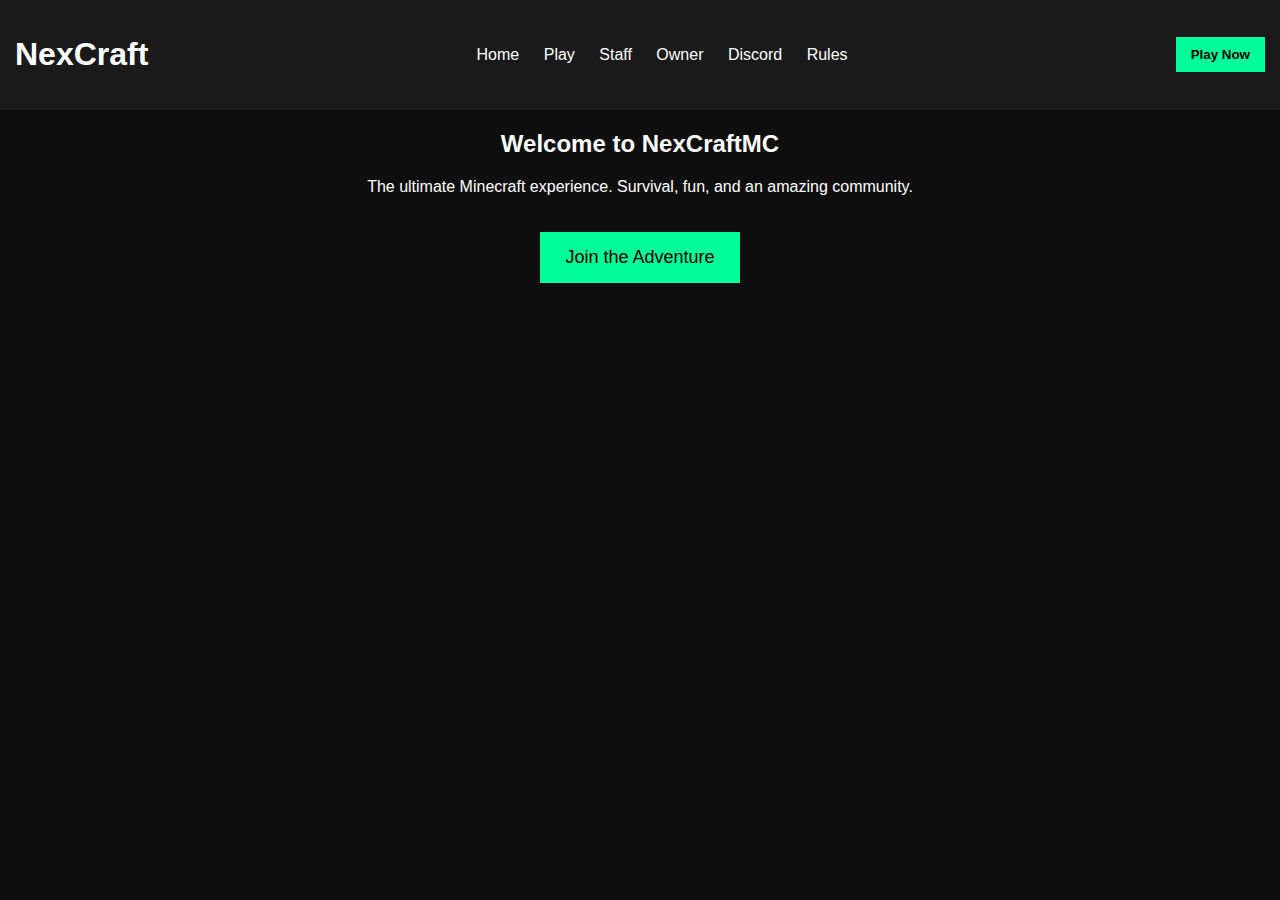
<file: index.html>
<!DOCTYPE html>
<html lang="en">
<head>
    <meta charset="UTF-8">
    <meta name="viewport" content="width=device-width, initial-scale=1.0">
    <title>NexCraft</title>
    <link rel="stylesheet" href="css/style.css">
</head>
<body>

<header>
    <h1>NexCraft</h1>
    <nav>
        <a href="index.html">Home</a>
        <a href="play.html">Play</a>
        <a href="staff.html">Staff</a>
        <a href="owner.html">Owner</a>
        <a href="discord.html">Discord</a>
        <a href="rules.html">Rules</a>
    </nav>
    <button class="play-btn" onclick="copyIP()">Play Now</button>
</header>

<section class="hero">
    <h2>Welcome to NexCraftMC</h2>
    <p>The ultimate Minecraft experience. Survival, fun, and an amazing community.</p>
    <button class="big-play" onclick="copyIP()">Join the Adventure</button>
</section>

<script src="js/script.js"></script>
</body>
</html>
</file>
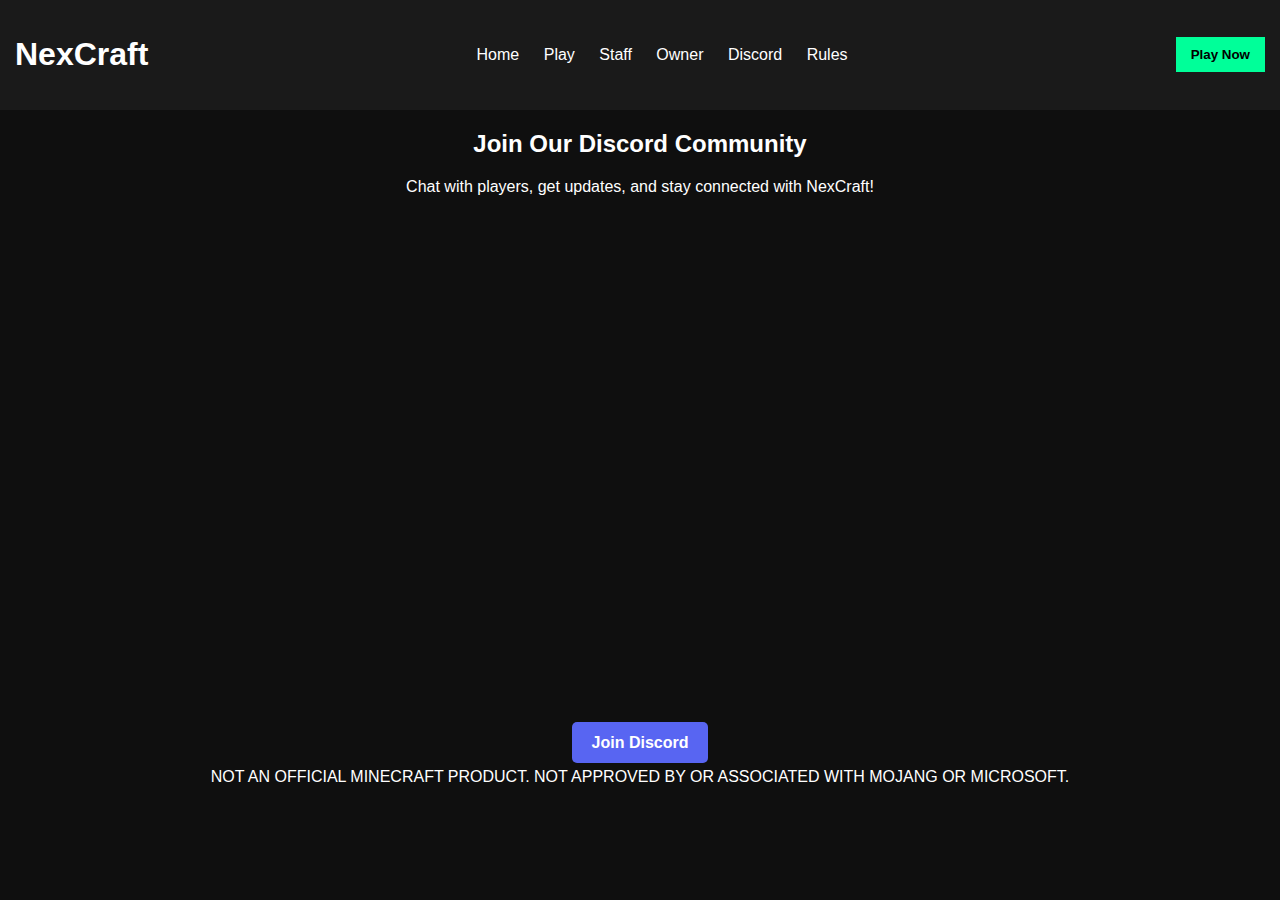
<file: discord.html>
<!DOCTYPE html>
<html lang="en">
<head>
<meta charset="UTF-8" />
<meta name="viewport" content="width=device-width, initial-scale=1.0" />
<title>Discord - NexCraft</title>
<link rel="stylesheet" href="css/style.css" />
</head>
<body>

<header>
  <h1 class="logo">NexCraft</h1>
  <nav>
    <a href="index.html">Home</a>
    <a href="play.html">Play</a>
    <a href="staff.html">Staff</a>
    <a href="owner.html">Owner</a>
    <a href="discord.html">Discord</a>
    <a href="rules.html">Rules</a>
  </nav>
  <button class="play-btn" onclick="copyIP()">Play Now</button>
</header>

<section class="card">
  <h2>Join Our Discord Community</h2>
  <p>Chat with players, get updates, and stay connected with NexCraft!</p>

  <iframe src="https://discord.com/widget?id=1460362857861615640&theme=dark"
    width="350" height="500"
    allowtransparency="true"
    frameborder="0"
    sandbox="allow-popups allow-popups-to-escape-sandbox allow-same-origin allow-scripts">
  </iframe>

  <br><br>
  <a class="discord-btn" href="https://discord.gg/FvDScBFnzP" target="_blank">
    Join Discord
  </a>
</section>

<footer>
  <p>NOT AN OFFICIAL MINECRAFT PRODUCT. NOT APPROVED BY OR ASSOCIATED WITH MOJANG OR MICROSOFT.</p>
</footer>

<script src="js/script.js"></script>
</body>
</html>
</file>
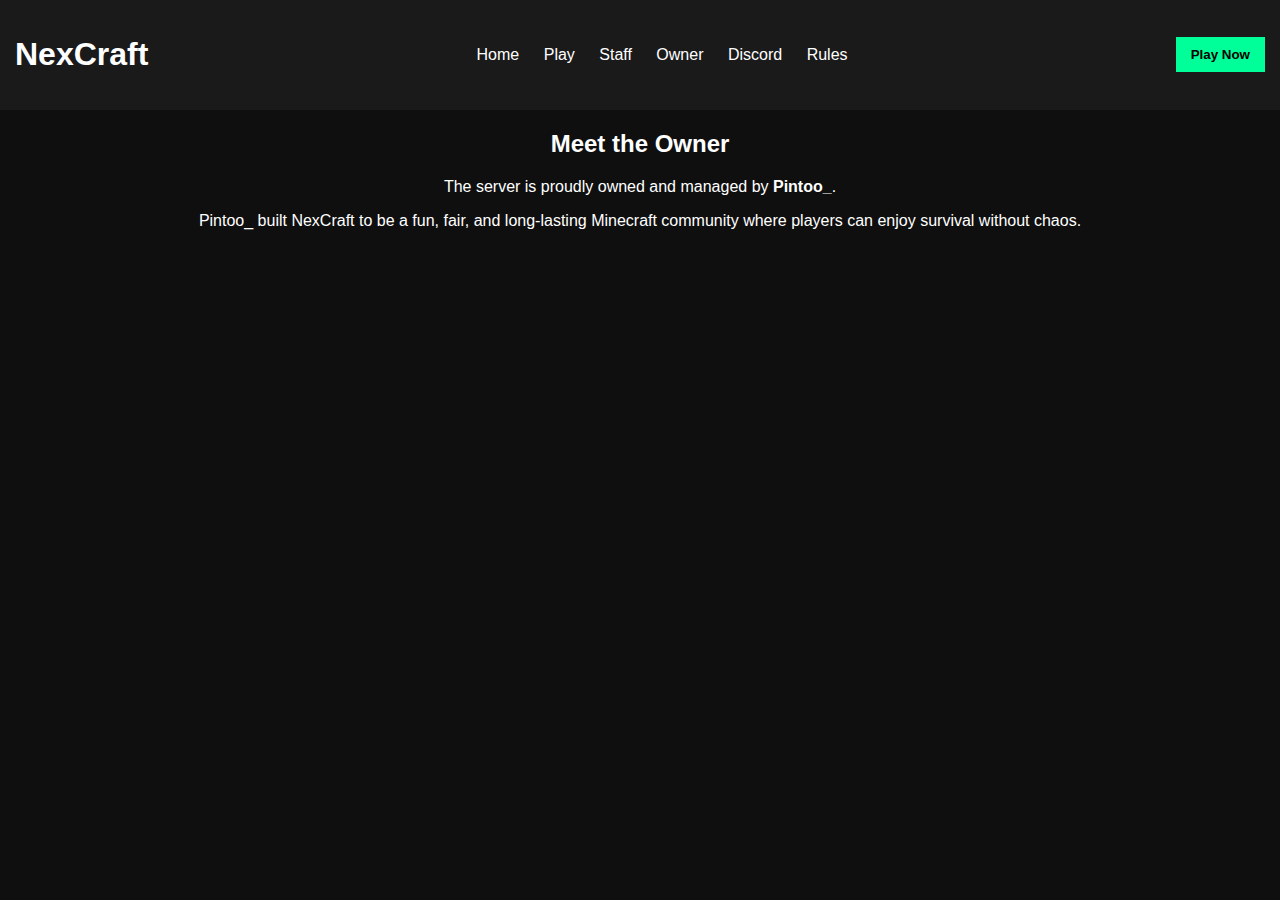
<file: owner.html>
<!DOCTYPE html>
<html>
<head>
    <title>Owner - NexCraft</title>
    <link rel="stylesheet" href="css/style.css">
</head>
<body>

<header>
    <h1>NexCraft</h1>
    <nav>
        <a href="index.html">Home</a>
        <a href="play.html">Play</a>
        <a href="staff.html">Staff</a>
        <a href="owner.html">Owner</a>
        <a href="discord.html">Discord</a>
        <a href="rules.html">Rules</a>
    </nav>
    <button class="play-btn" onclick="copyIP()">Play Now</button>
</header>

<section>
    <h2>Meet the Owner</h2>
    <p>The server is proudly owned and managed by <strong>Pintoo_</strong>.</p>
    <p>Pintoo_ built NexCraft to be a fun, fair, and long-lasting Minecraft community where players can enjoy survival without chaos.</p>
</section>

<script src="js/script.js"></script>
</body>
</html>
</file>
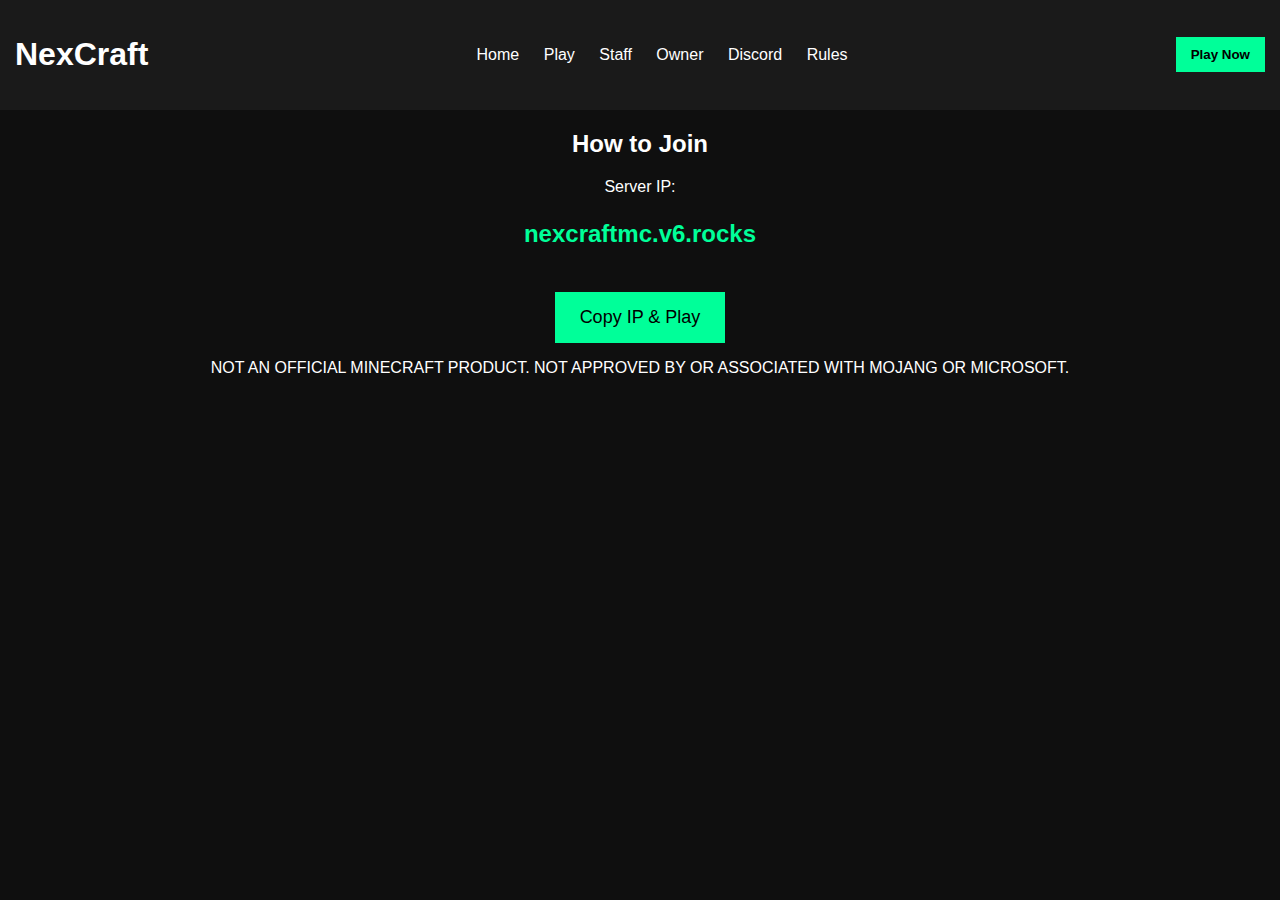
<file: play.html>
<!DOCTYPE html>
<html>
<head>
<title>Play - NexCraft</title>
<link rel="stylesheet" href="css/style.css">
</head>
<body>

<header>
  <h1 class="logo">NexCraft</h1>
  <nav>
    <a href="index.html">Home</a>
    <a href="play.html">Play</a>
    <a href="staff.html">Staff</a>
    <a href="owner.html">Owner</a>
    <a href="discord.html">Discord</a>
    <a href="rules.html">Rules</a>
  </nav>
  <button class="play-btn" onclick="copyIP()">Play Now</button>
</header>

<section class="card">
  <h2>How to Join</h2>
  <p>Server IP:</p>
  <h3 class="ip">nexcraftmc.v6.rocks</h3>
  <button class="big-play" onclick="copyIP()">Copy IP & Play</button>
</section>

<footer>
  <p>NOT AN OFFICIAL MINECRAFT PRODUCT. NOT APPROVED BY OR ASSOCIATED WITH MOJANG OR MICROSOFT.</p>
</footer>

<script src="js/script.js"></script>
</body>
</html>
</file>
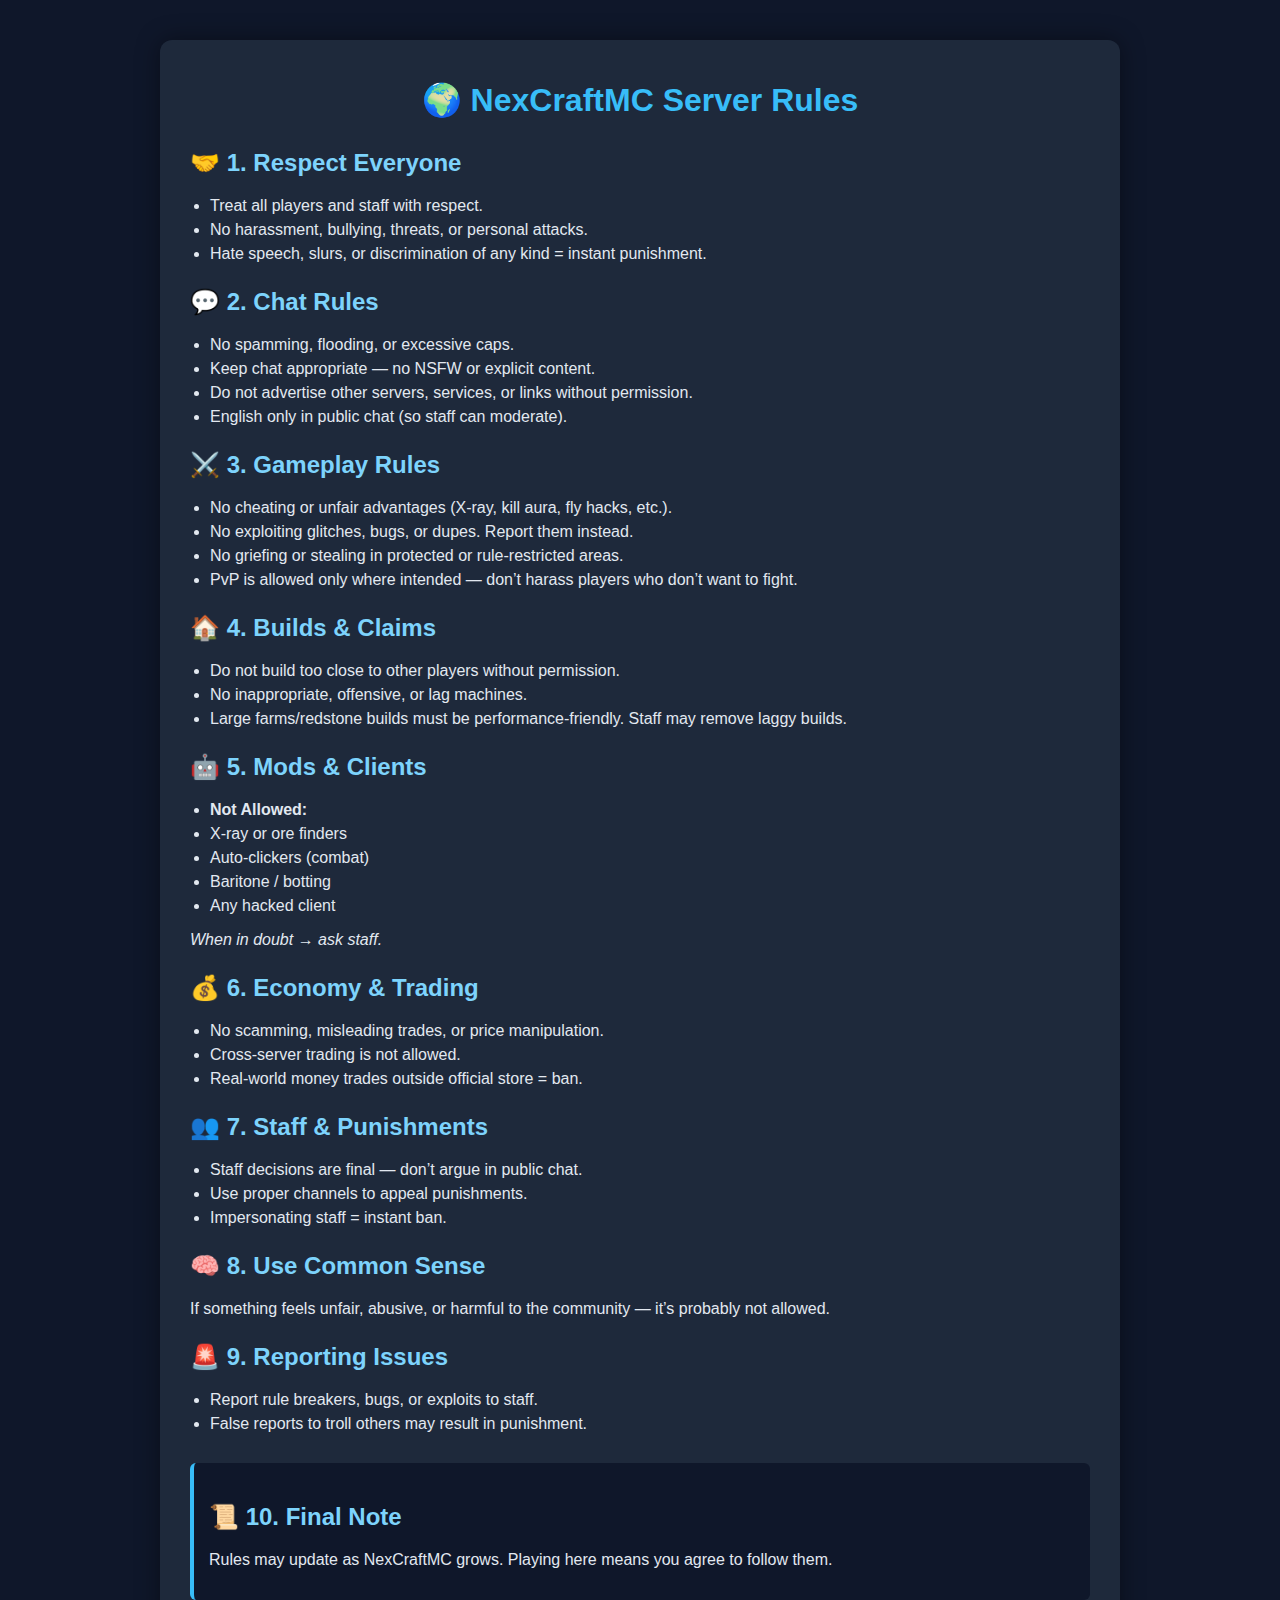
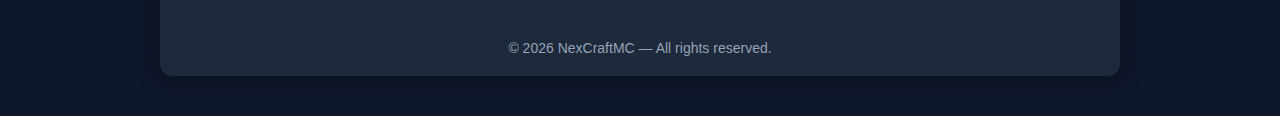
<file: rules.html>
<!DOCTYPE html>
<html lang="en">
<head>
    <meta charset="UTF-8">
    <meta name="viewport" content="width=device-width, initial-scale=1.0">
    <title>NexCraftMC Server Rules</title>
    <style>
        body {
            font-family: Arial, Helvetica, sans-serif;
            background: #0f172a;
            color: #e2e8f0;
            margin: 0;
            padding: 0;
        }

        .container {
            max-width: 900px;
            margin: 40px auto;
            padding: 20px 30px;
            background: #1e293b;
            border-radius: 12px;
            box-shadow: 0 0 25px rgba(0,0,0,0.4);
        }

        h1 {
            text-align: center;
            color: #38bdf8;
            margin-bottom: 30px;
        }

        h2 {
            color: #7dd3fc;
            margin-top: 25px;
        }

        ul {
            margin-top: 8px;
            margin-bottom: 8px;
            padding-left: 20px;
        }

        li {
            margin-bottom: 6px;
        }

        .note {
            margin-top: 30px;
            padding: 15px;
            background: #0f172a;
            border-left: 4px solid #38bdf8;
            border-radius: 6px;
        }

        footer {
            text-align: center;
            margin-top: 40px;
            font-size: 14px;
            color: #94a3b8;
        }
    </style>
</head>
<body>

    <div class="container">
        <h1>🌍 NexCraftMC Server Rules</h1>

        <h2>🤝 1. Respect Everyone</h2>
        <ul>
            <li>Treat all players and staff with respect.</li>
            <li>No harassment, bullying, threats, or personal attacks.</li>
            <li>Hate speech, slurs, or discrimination of any kind = instant punishment.</li>
        </ul>

        <h2>💬 2. Chat Rules</h2>
        <ul>
            <li>No spamming, flooding, or excessive caps.</li>
            <li>Keep chat appropriate — no NSFW or explicit content.</li>
            <li>Do not advertise other servers, services, or links without permission.</li>
            <li>English only in public chat (so staff can moderate).</li>
        </ul>

        <h2>⚔️ 3. Gameplay Rules</h2>
        <ul>
            <li>No cheating or unfair advantages (X-ray, kill aura, fly hacks, etc.).</li>
            <li>No exploiting glitches, bugs, or dupes. Report them instead.</li>
            <li>No griefing or stealing in protected or rule-restricted areas.</li>
            <li>PvP is allowed only where intended — don’t harass players who don’t want to fight.</li>
        </ul>

        <h2>🏠 4. Builds & Claims</h2>
        <ul>
            <li>Do not build too close to other players without permission.</li>
            <li>No inappropriate, offensive, or lag machines.</li>
            <li>Large farms/redstone builds must be performance-friendly. Staff may remove laggy builds.</li>
        </ul>

        <h2>🤖 5. Mods & Clients</h2>
        <ul>
            <li><strong>Not Allowed:</strong></li>
            <li>X-ray or ore finders</li>
            <li>Auto-clickers (combat)</li>
            <li>Baritone / botting</li>
            <li>Any hacked client</li>
        </ul>
        <p><em>When in doubt → ask staff.</em></p>

        <h2>💰 6. Economy & Trading</h2>
        <ul>
            <li>No scamming, misleading trades, or price manipulation.</li>
            <li>Cross-server trading is not allowed.</li>
            <li>Real-world money trades outside official store = ban.</li>
        </ul>

        <h2>👥 7. Staff & Punishments</h2>
        <ul>
            <li>Staff decisions are final — don’t argue in public chat.</li>
            <li>Use proper channels to appeal punishments.</li>
            <li>Impersonating staff = instant ban.</li>
        </ul>

        <h2>🧠 8. Use Common Sense</h2>
        <p>If something feels unfair, abusive, or harmful to the community — it’s probably not allowed.</p>

        <h2>🚨 9. Reporting Issues</h2>
        <ul>
            <li>Report rule breakers, bugs, or exploits to staff.</li>
            <li>False reports to troll others may result in punishment.</li>
        </ul>

        <div class="note">
            <h2>📜 10. Final Note</h2>
            <p>Rules may update as NexCraftMC grows. Playing here means you agree to follow them.</p>
        </div>

        <footer>
            © 2026 NexCraftMC — All rights reserved.
        </footer>
    </div>

</body>
</html>
</file>
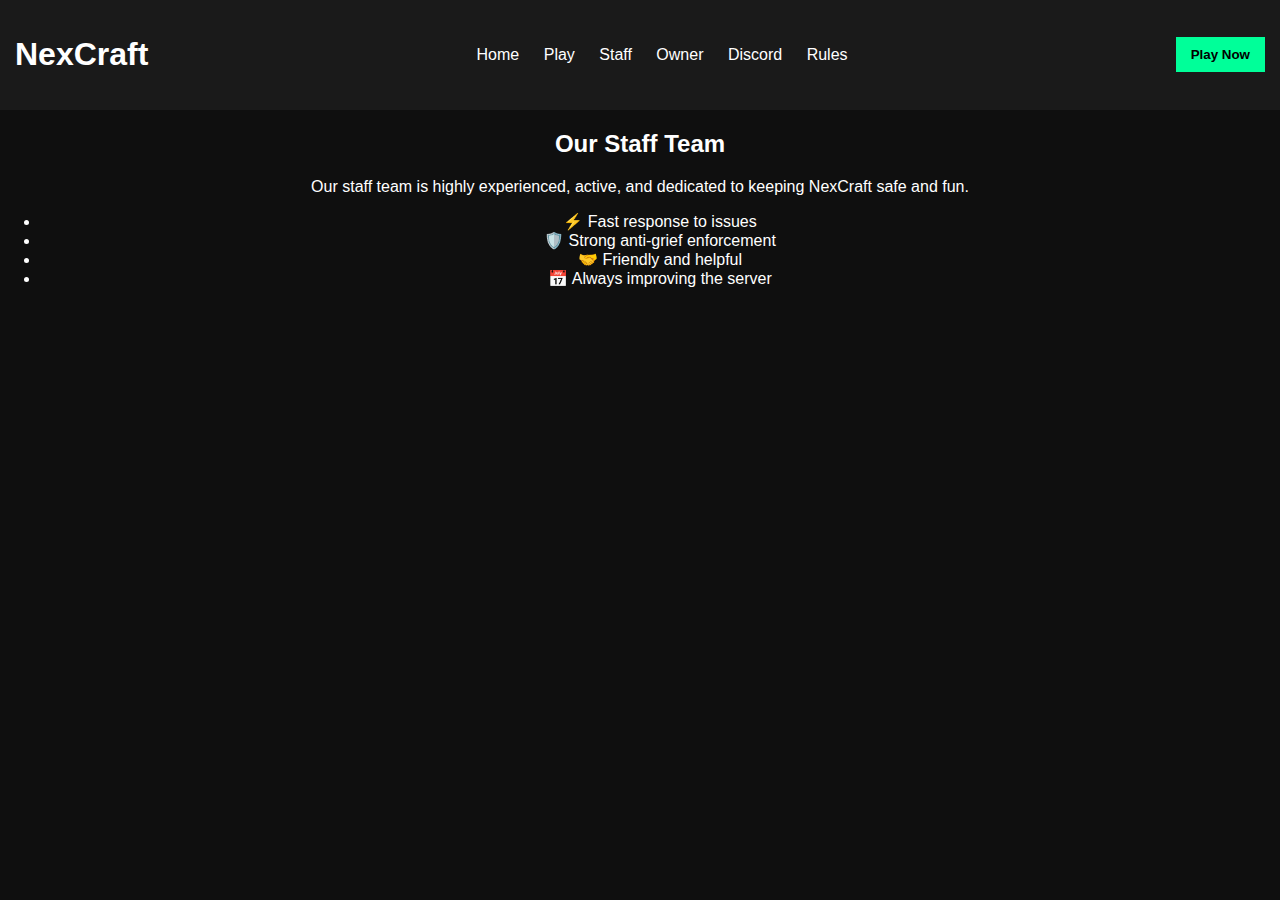
<file: staff.html>
<!DOCTYPE html>
<html>
<head>
    <title>Staff - NexCraft</title>
    <link rel="stylesheet" href="css/style.css">
</head>
<body>

<header>
    <h1>NexCraft</h1>
    <nav>
        <a href="index.html">Home</a>
        <a href="play.html">Play</a>
        <a href="staff.html">Staff</a>
        <a href="owner.html">Owner</a>
        <a href="discord.html">Discord</a>
        <a href="rules.html">Rules</a>
    </nav>
    <button class="play-btn" onclick="copyIP()">Play Now</button>
</header>

<section>
    <h2>Our Staff Team</h2>
    <p>Our staff team is highly experienced, active, and dedicated to keeping NexCraft safe and fun.</p>
    <ul>
        <li>⚡ Fast response to issues</li>
        <li>🛡️ Strong anti-grief enforcement</li>
        <li>🤝 Friendly and helpful</li>
        <li>📅 Always improving the server</li>
    </ul>
</section>

<script src="js/script.js"></script>
</body>
</html>
</file>
<file: css/style.css>
body {
    margin: 0;
    font-family: Arial, sans-serif;
    background: #0f0f0f;
    color: white;
    text-align: center;
}

header {
    background: #1a1a1a;
    padding: 15px;
    display: flex;
    justify-content: space-between;
    align-items: center;
}

nav a {
    color: white;
    margin: 0 10px;
    text-decoration: none;
}

nav a:hover {
    color: #00ff99;
}

.play-btn {
    background: #00ff99;
    border: none;
    padding: 10px 15px;
    cursor: pointer;
    font-weight: bold;
}

.big-play {
    margin-top: 20px;
    padding: 15px 25px;
    font-size: 18px;
    background: #00ff99;
    border: none;
    cursor: pointer;
}

.discord-btn {
    background: #5865F2;
    padding: 12px 20px;
    color: white;
    text-decoration: none;
    font-weight: bold;
    border-radius: 5px;
}

.ip {
    color: #00ff99;
    font-size: 24px;
}
</file>
